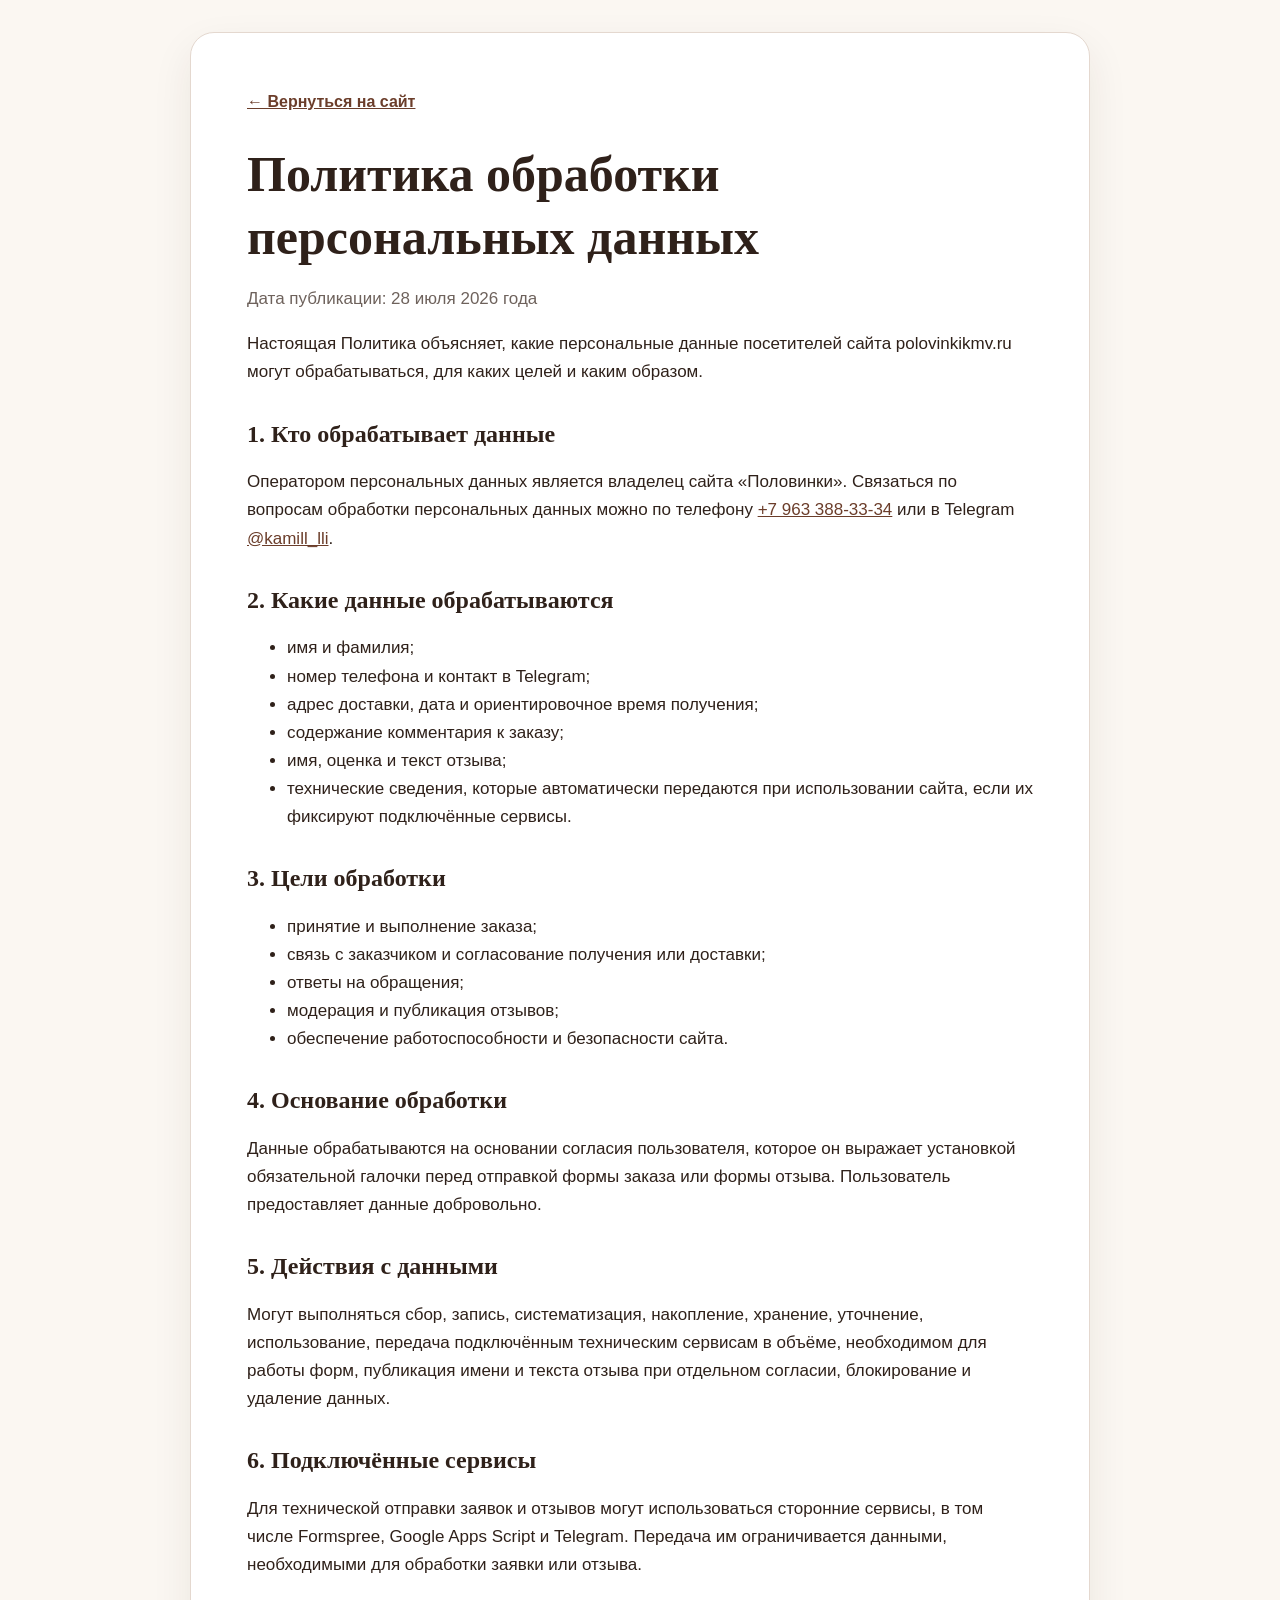
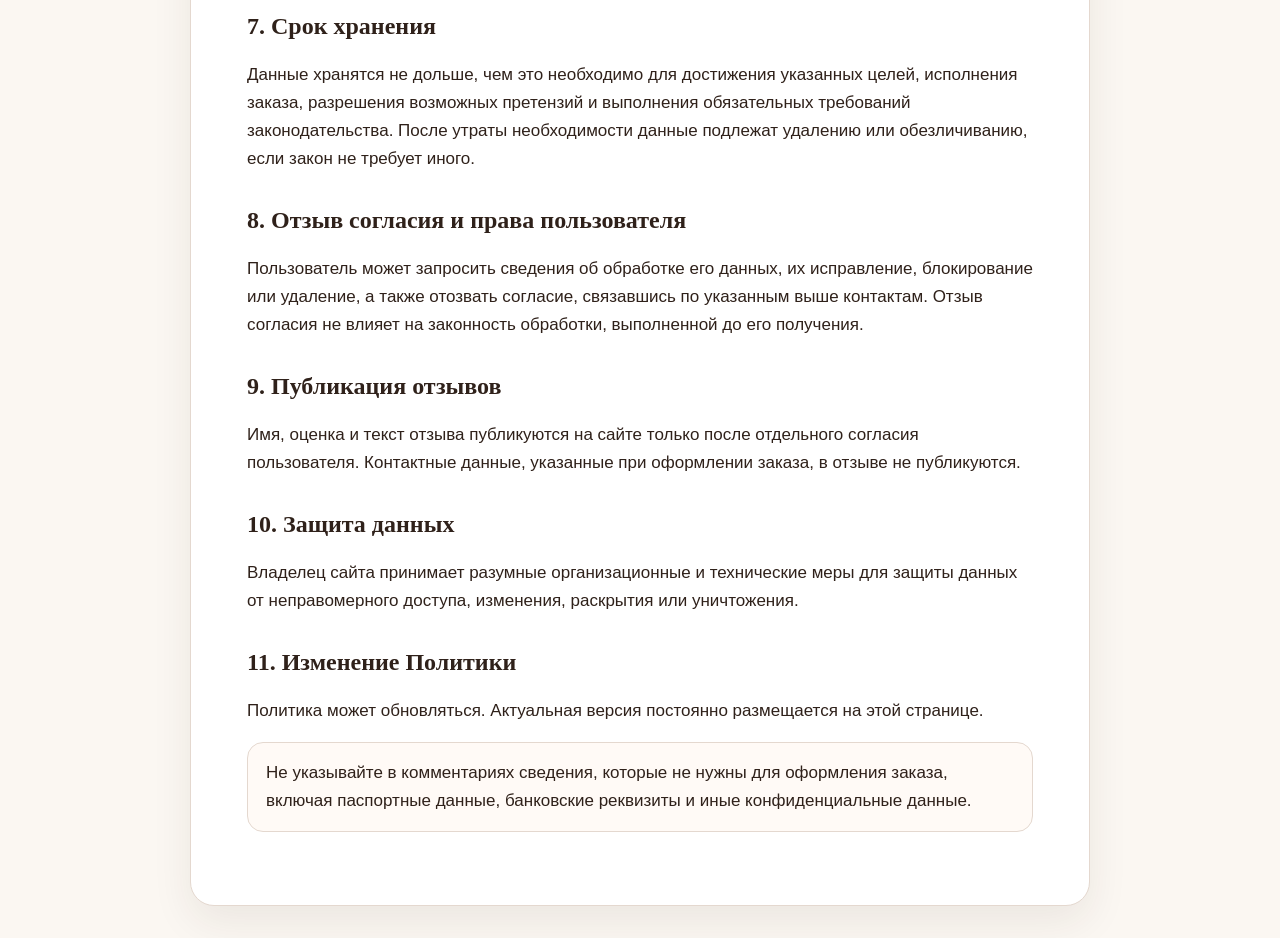
<file: privacy.html>
<!doctype html>
<html lang="ru">
<head>
  <meta charset="utf-8" />
  <meta name="viewport" content="width=device-width, initial-scale=1" />
  <title>Политика обработки персональных данных — Половинки</title>
  <meta name="robots" content="index,follow" />
  <style>
    :root { color-scheme: light; --bg:#fbf7f2; --card:#fff; --text:#2f211a; --muted:#6e625c; --line:#e4d8cf; --accent:#6b3d2a; }
    * { box-sizing: border-box; }
    body { margin:0; background:var(--bg); color:var(--text); font-family:Arial,Helvetica,sans-serif; line-height:1.65; }
    main { width:min(900px, calc(100% - 32px)); margin:32px auto; background:var(--card); border:1px solid var(--line); border-radius:24px; padding:clamp(24px,5vw,56px); box-shadow:0 16px 40px rgba(47,33,26,.08); }
    h1,h2 { font-family:Georgia,'Times New Roman',serif; line-height:1.25; }
    h1 { font-size:clamp(32px,6vw,50px); margin:0 0 12px; }
    h2 { margin-top:32px; font-size:24px; }
    p,li { font-size:17px; }
    .muted { color:var(--muted); }
    a { color:var(--accent); }
    .back { display:inline-block; margin-bottom:28px; font-weight:700; }
    .note { padding:16px 18px; border:1px solid var(--line); border-radius:16px; background:#fffaf6; }
  </style>
</head>
<body>
  <main>
    <a class="back" href="index.html">← Вернуться на сайт</a>
    <h1>Политика обработки персональных данных</h1>
    <p class="muted">Дата публикации: 28 июля 2026 года</p>

    <p>Настоящая Политика объясняет, какие персональные данные посетителей сайта polovinkikmv.ru могут обрабатываться, для каких целей и каким образом.</p>

    <h2>1. Кто обрабатывает данные</h2>
    <p>Оператором персональных данных является владелец сайта «Половинки». Связаться по вопросам обработки персональных данных можно по телефону <a href="tel:+79633883334">+7 963 388-33-34</a> или в Telegram <a href="https://t.me/kamill_lli">@kamill_lli</a>.</p>

    <h2>2. Какие данные обрабатываются</h2>
    <ul>
      <li>имя и фамилия;</li>
      <li>номер телефона и контакт в Telegram;</li>
      <li>адрес доставки, дата и ориентировочное время получения;</li>
      <li>содержание комментария к заказу;</li>
      <li>имя, оценка и текст отзыва;</li>
      <li>технические сведения, которые автоматически передаются при использовании сайта, если их фиксируют подключённые сервисы.</li>
    </ul>

    <h2>3. Цели обработки</h2>
    <ul>
      <li>принятие и выполнение заказа;</li>
      <li>связь с заказчиком и согласование получения или доставки;</li>
      <li>ответы на обращения;</li>
      <li>модерация и публикация отзывов;</li>
      <li>обеспечение работоспособности и безопасности сайта.</li>
    </ul>

    <h2>4. Основание обработки</h2>
    <p>Данные обрабатываются на основании согласия пользователя, которое он выражает установкой обязательной галочки перед отправкой формы заказа или формы отзыва. Пользователь предоставляет данные добровольно.</p>

    <h2>5. Действия с данными</h2>
    <p>Могут выполняться сбор, запись, систематизация, накопление, хранение, уточнение, использование, передача подключённым техническим сервисам в объёме, необходимом для работы форм, публикация имени и текста отзыва при отдельном согласии, блокирование и удаление данных.</p>

    <h2>6. Подключённые сервисы</h2>
    <p>Для технической отправки заявок и отзывов могут использоваться сторонние сервисы, в том числе Formspree, Google Apps Script и Telegram. Передача им ограничивается данными, необходимыми для обработки заявки или отзыва.</p>

    <h2>7. Срок хранения</h2>
    <p>Данные хранятся не дольше, чем это необходимо для достижения указанных целей, исполнения заказа, разрешения возможных претензий и выполнения обязательных требований законодательства. После утраты необходимости данные подлежат удалению или обезличиванию, если закон не требует иного.</p>

    <h2>8. Отзыв согласия и права пользователя</h2>
    <p>Пользователь может запросить сведения об обработке его данных, их исправление, блокирование или удаление, а также отозвать согласие, связавшись по указанным выше контактам. Отзыв согласия не влияет на законность обработки, выполненной до его получения.</p>

    <h2>9. Публикация отзывов</h2>
    <p>Имя, оценка и текст отзыва публикуются на сайте только после отдельного согласия пользователя. Контактные данные, указанные при оформлении заказа, в отзыве не публикуются.</p>

    <h2>10. Защита данных</h2>
    <p>Владелец сайта принимает разумные организационные и технические меры для защиты данных от неправомерного доступа, изменения, раскрытия или уничтожения.</p>

    <h2>11. Изменение Политики</h2>
    <p>Политика может обновляться. Актуальная версия постоянно размещается на этой странице.</p>

    <p class="note">Не указывайте в комментариях сведения, которые не нужны для оформления заказа, включая паспортные данные, банковские реквизиты и иные конфиденциальные данные.</p>
  </main>
</body>
</html>
</file>
